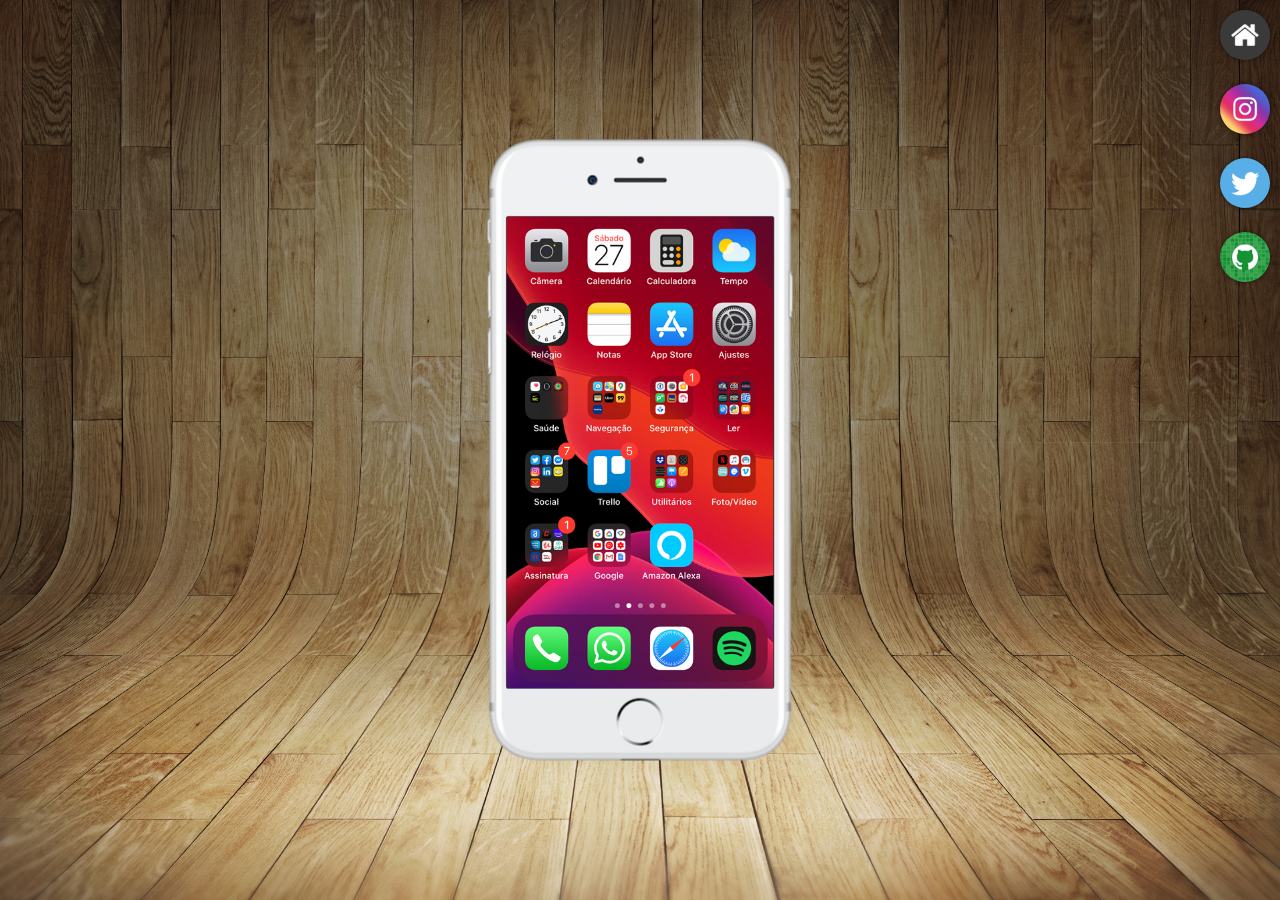
<file: index.html>
<!DOCTYPE html>
<html lang="pt-br">
<head>
    <meta charset="UTF-8">
    <meta http-equiv="X-UA-Compatible" content="IE=edge">
    <meta name="viewport" content="width=device-width, initial-scale=1.0">
    <title>Social</title>
    <link rel="shortcut icon" href="favicon.ico" type="image/x-icon">
    <link rel="stylesheet" href="estilos/style.css">
</head>
<body>
    <main>
        <section id="telefone">
            <iframe src="home.html" name="tela" id="tela">Seu navegador não é compatível com isso.</iframe>
        </section>

        <section id="redes-sociais">
            <a href="home.html" target="tela"><img src="imagens/logo-home.jpg" alt=""></a> <br>
            <a href="instagram.html" target="tela"><img src="imagens/logo-instagram.jpg" alt=""></a> <br>
            <a href="twitter.html" target="tela"><img src="imagens/logo-twitter.jpg" alt=""></a> <br>
            <a href="github.html" target="tela"><img src="imagens/logo-github.jpg" alt=""></a> <br>
        </section>
    </main>
</body>
</html>
</file>
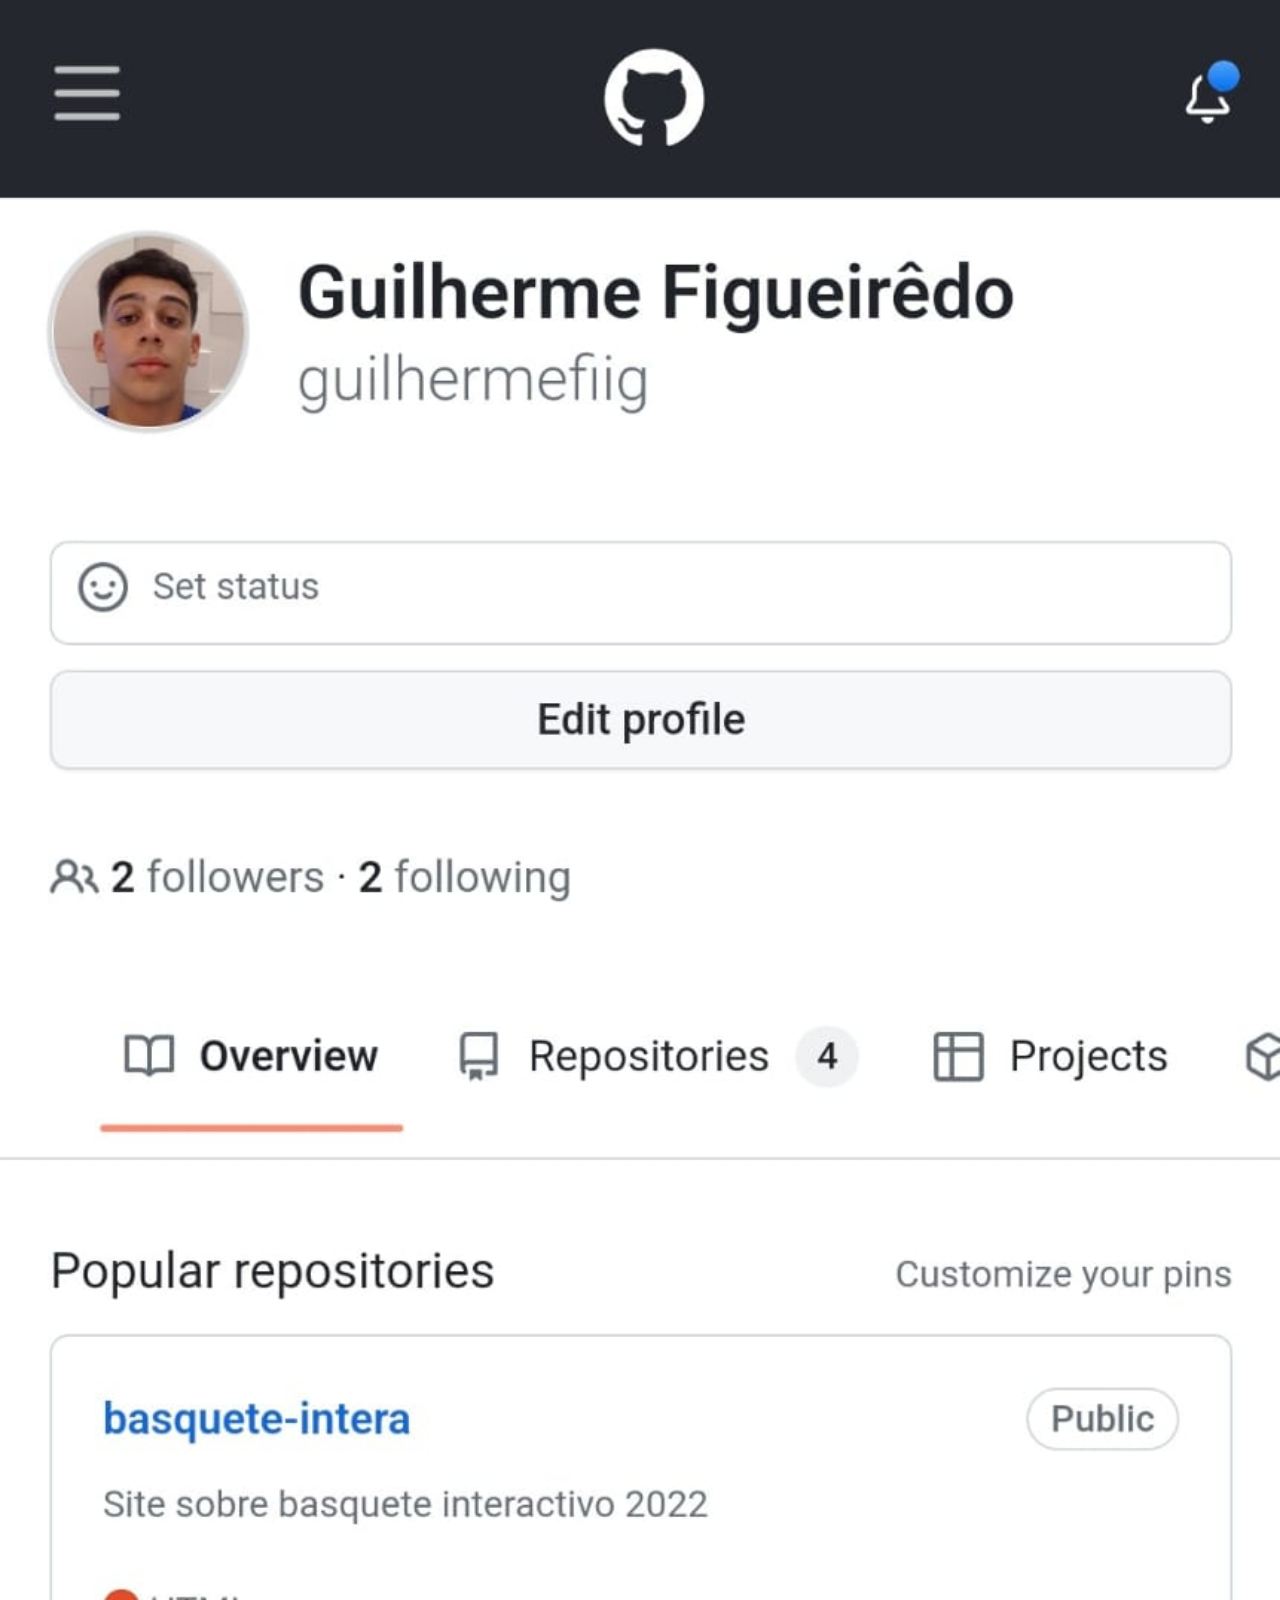
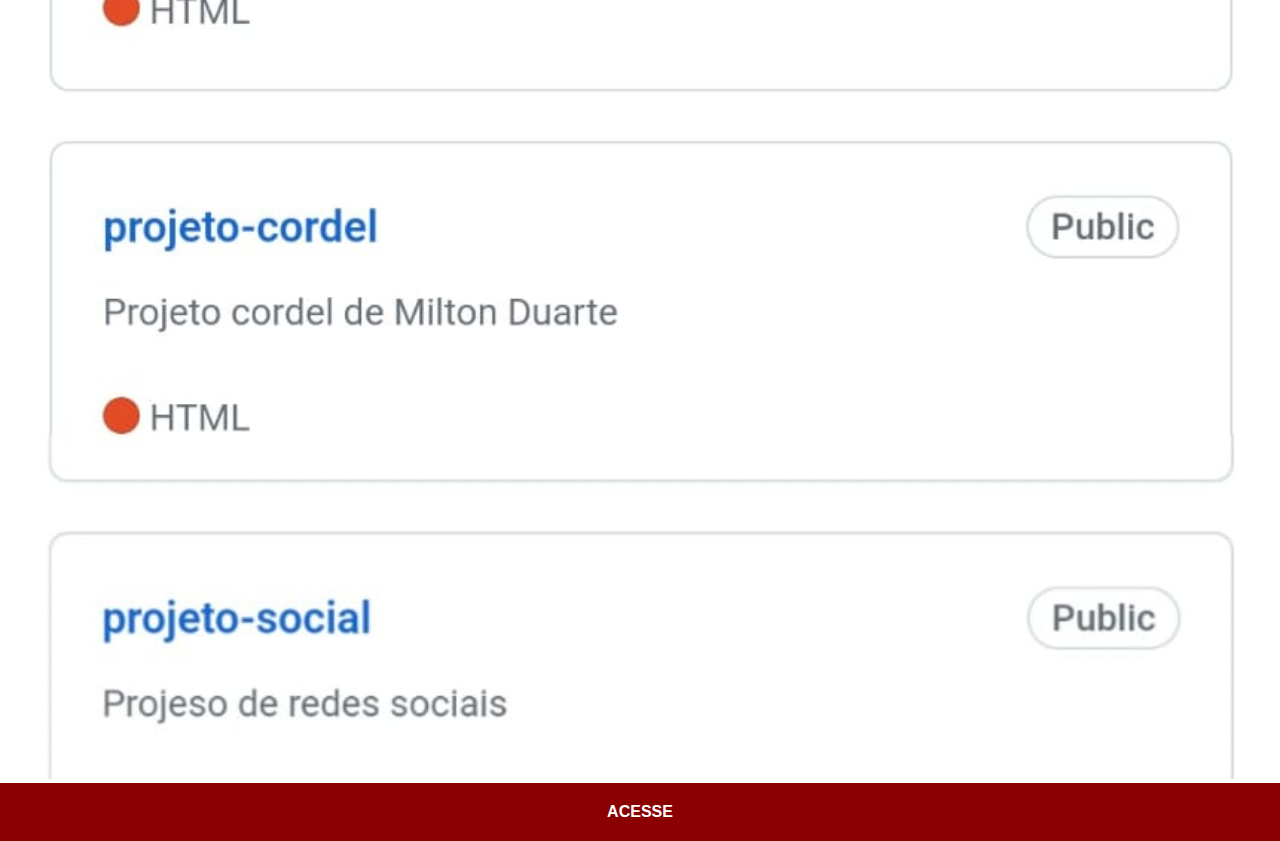
<file: github.html>
<!DOCTYPE html>
<html lang="pt0br">
<head>
    <meta charset="UTF-8">
    <meta http-equiv="X-UA-Compatible" content="IE=edge">
    <meta name="viewport" content="width=device-width, initial-scale=1.0">
    <title>Instagram</title>
    <style>
        *{
            margin: 0px;
            padding: 0px;
            font-family: Arial, Helvetica, sans-serif;
        }
        ::-webkit-scrollbar{
            width: 0px;
            height: 0px;
        }
        img{
            width: 100vw;
        }
        a{
            display: block;
            color: white;
            background-color: darkred;
            padding: 20px;
            text-align: center;
            font-weight: bolder;
            text-decoration: none;
        }
        a:hover{
            background-color: rgb(182, 26, 26);
        }
    </style>
</head>
<body>
    <img src="imagens/tela-gith.jpg" alt="Github">
    <a href="https://github.com/guilhermefiig" target="_blank">ACESSE</a>
</body>
</html>
</file>
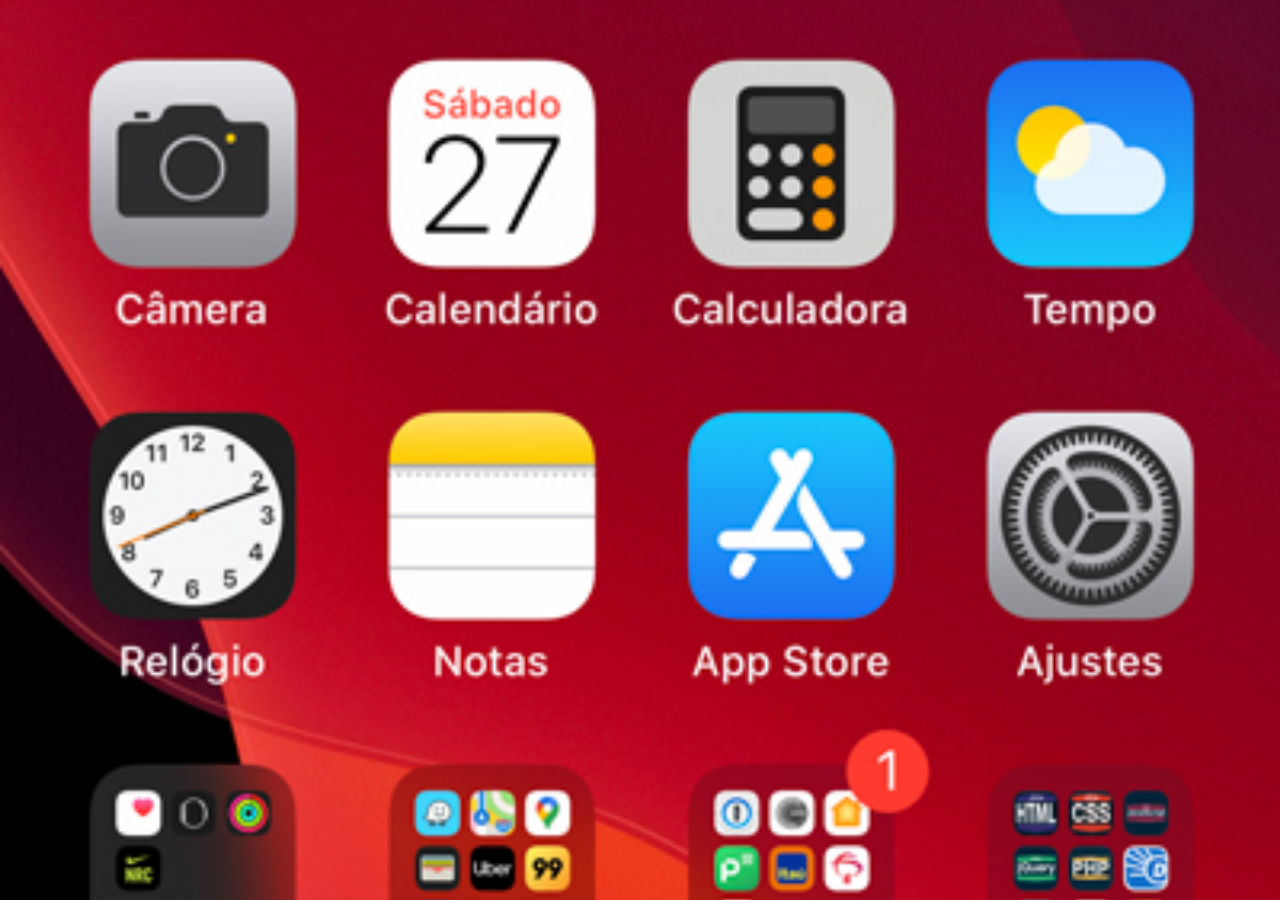
<file: home.html>
<!DOCTYPE html>
<html lang="pt-br">
<head>
    <meta charset="UTF-8">
    <meta http-equiv="X-UA-Compatible" content="IE=edge">
    <meta name="viewport" content="width=device-width, initial-scale=1.0">
    <title>Home</title>
    <style>
        *{
            margin: 0px;
            padding: 0px;
        }
        body{
            width: 100vw;
            height: 100vh;
            background: black url(imagens/tela-home.jpg) no-repeat top center;
            background-size: cover;
        }
    </style>
</head>
<body>
    
</body>
</html>
</file>
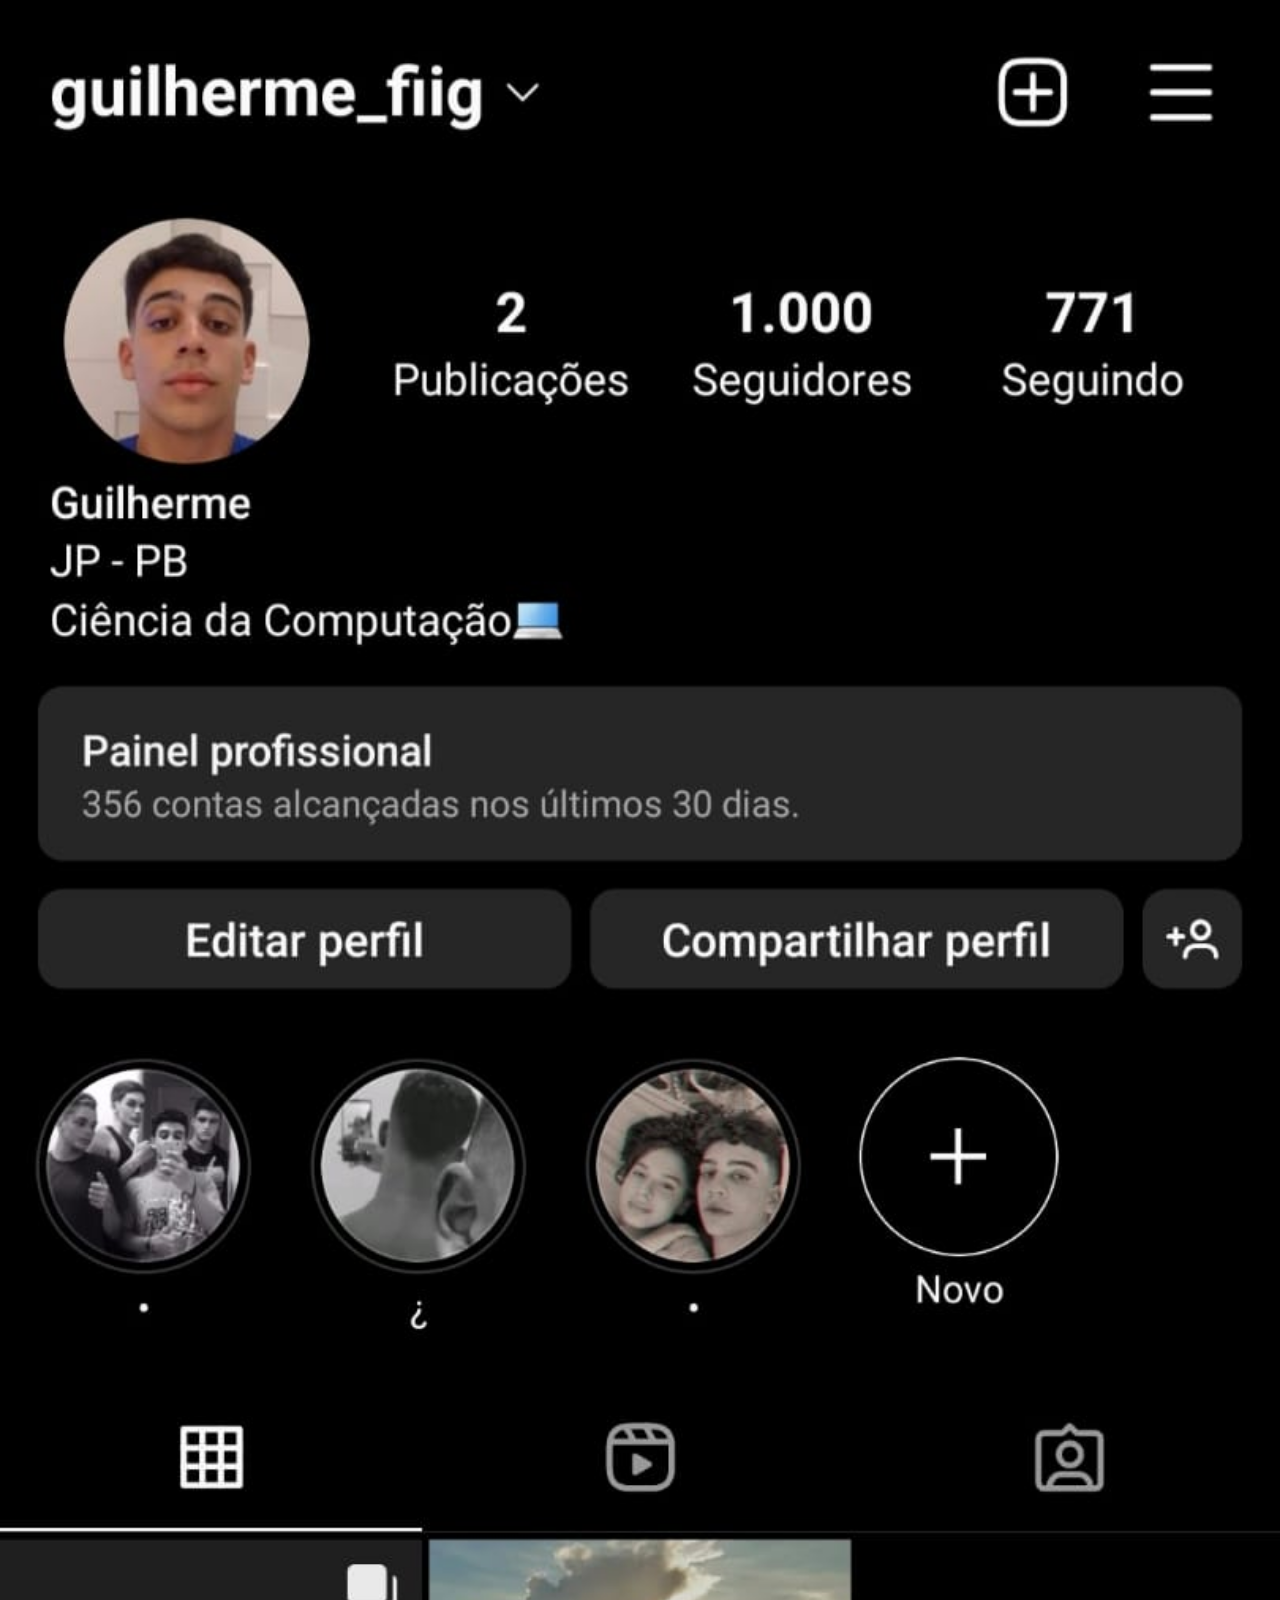
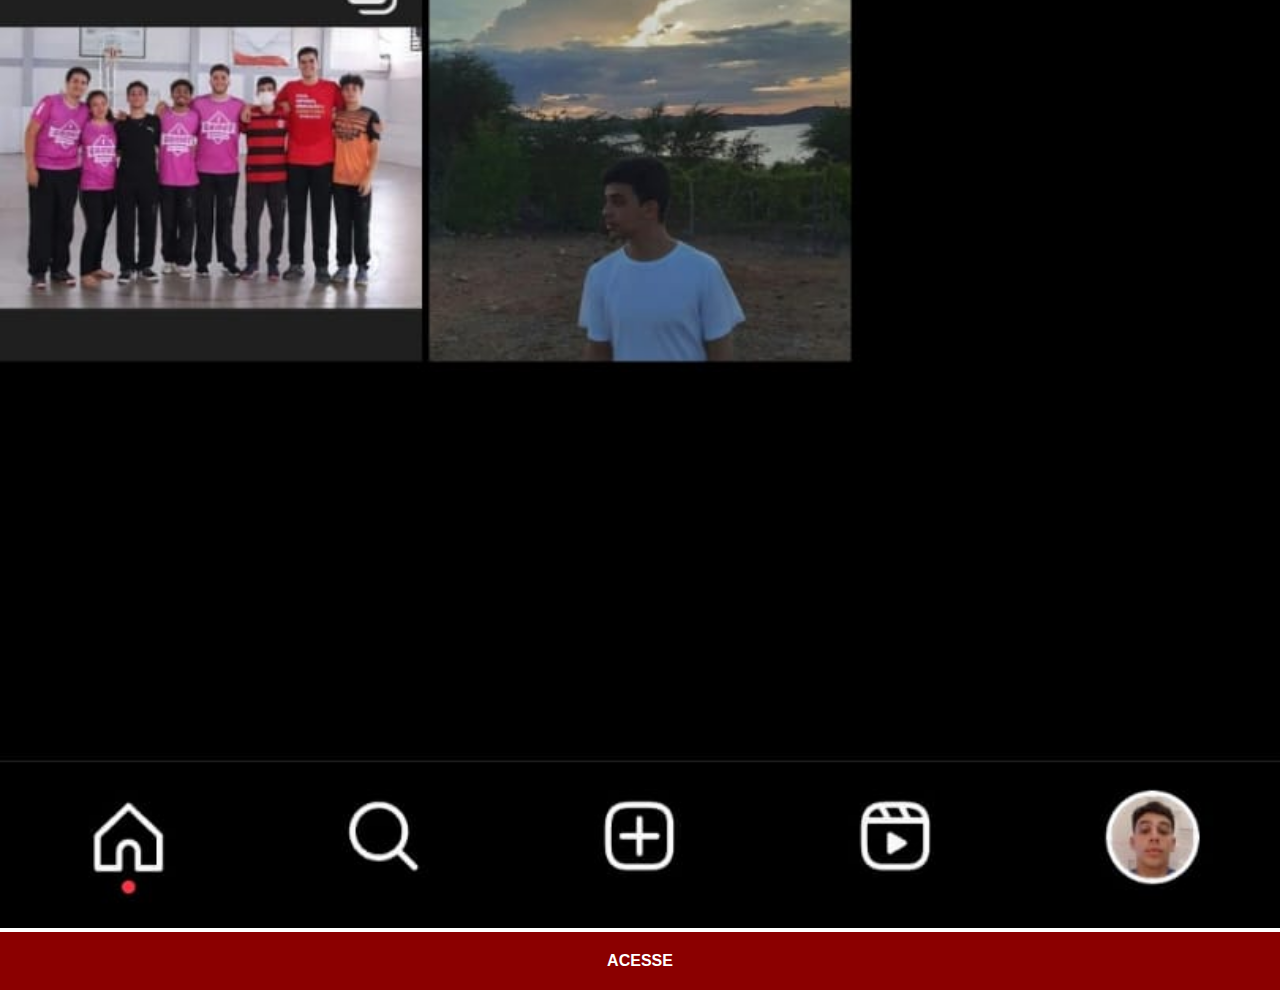
<file: instagram.html>
<!DOCTYPE html>
<html lang="pt0br">
<head>
    <meta charset="UTF-8">
    <meta http-equiv="X-UA-Compatible" content="IE=edge">
    <meta name="viewport" content="width=device-width, initial-scale=1.0">
    <title>Instagram</title>
    <style>
        *{
            margin: 0px;
            padding: 0px;
            font-family: Arial, Helvetica, sans-serif;
        }
        ::-webkit-scrollbar{
            width: 0px;
            height: 0px;
        }
        img{
            width: 100vw;
        }
        a{
            display: block;
            color: white;
            background-color: darkred;
            padding: 20px;
            text-align: center;
            font-weight: bolder;
            text-decoration: none;
        }
        a:hover{
            background-color: rgb(182, 26, 26);
        }
    </style>
</head>
<body>
    <img src="imagens/tela-insta.jpg" alt="Instagram">
    <a href="https://www.instagram.com/guilherme_fiig/" target="_blank">ACESSE</a>
</body>
</html>
</file>
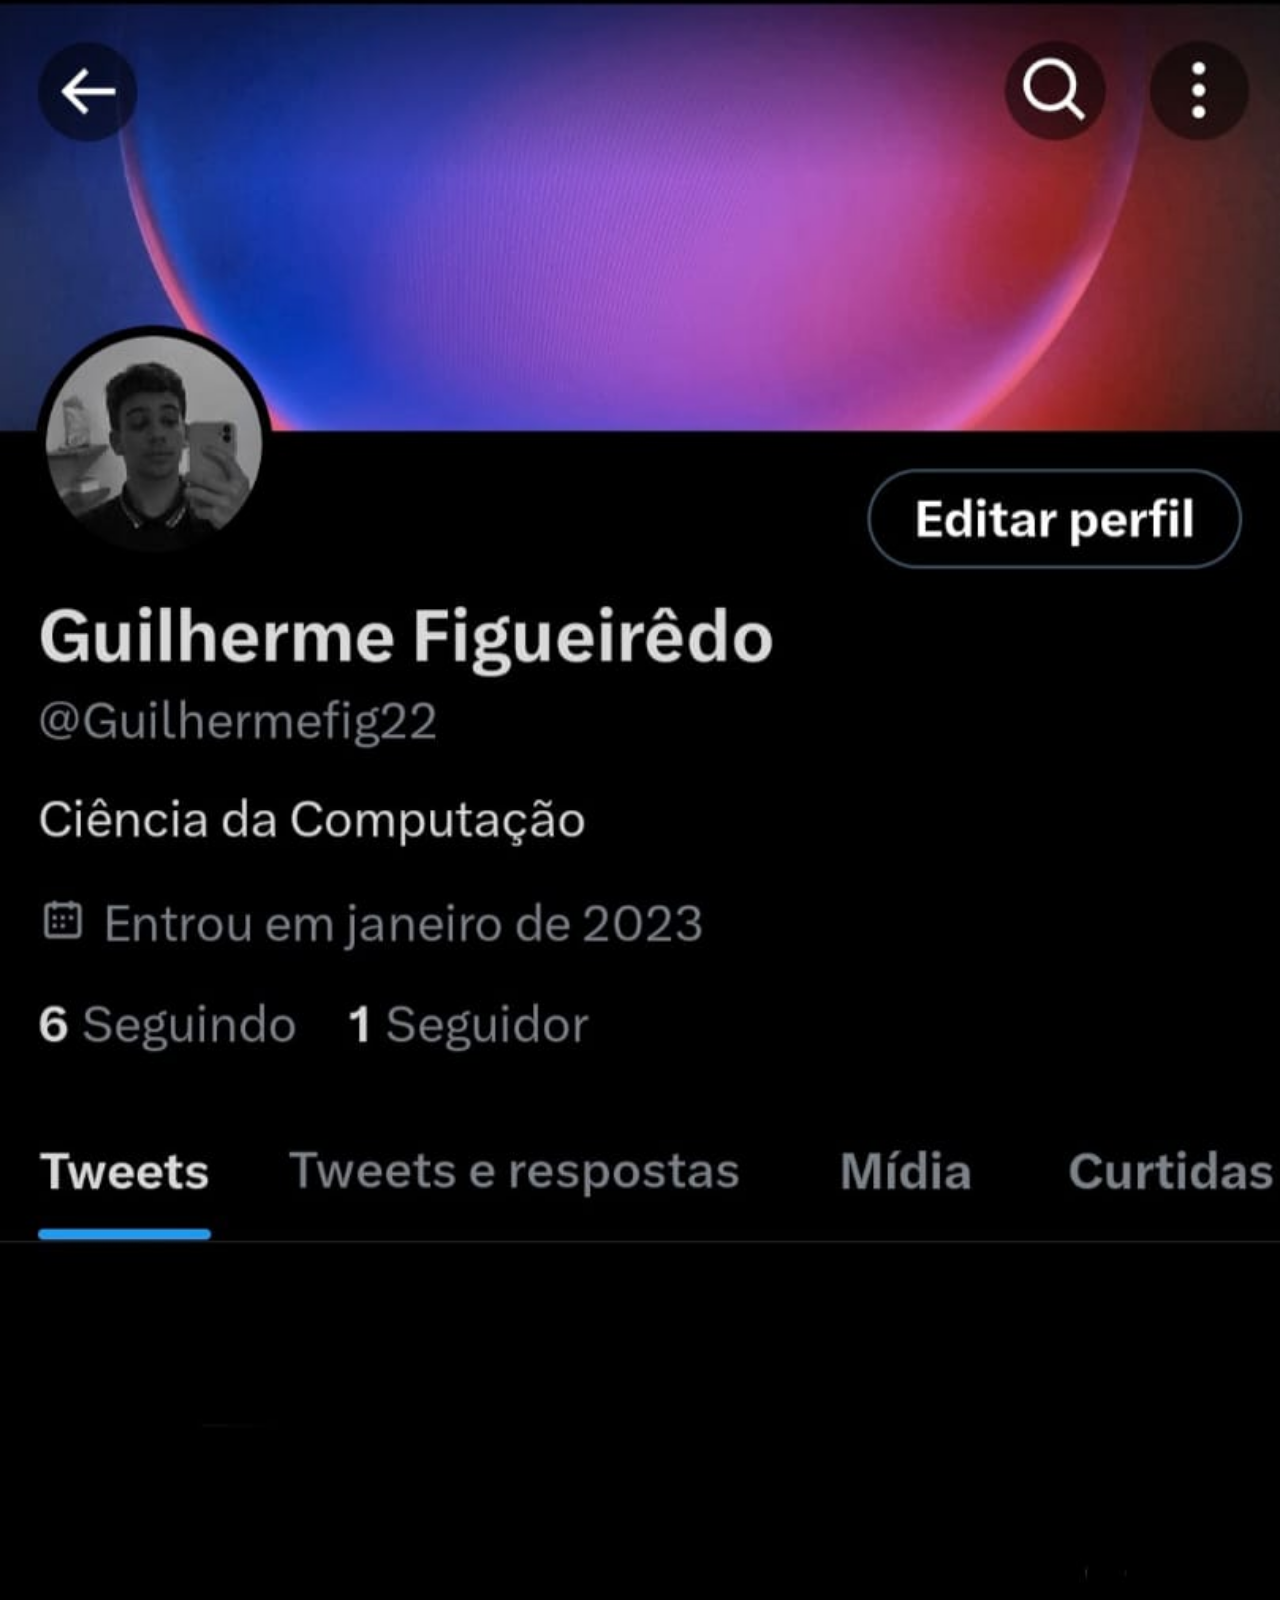
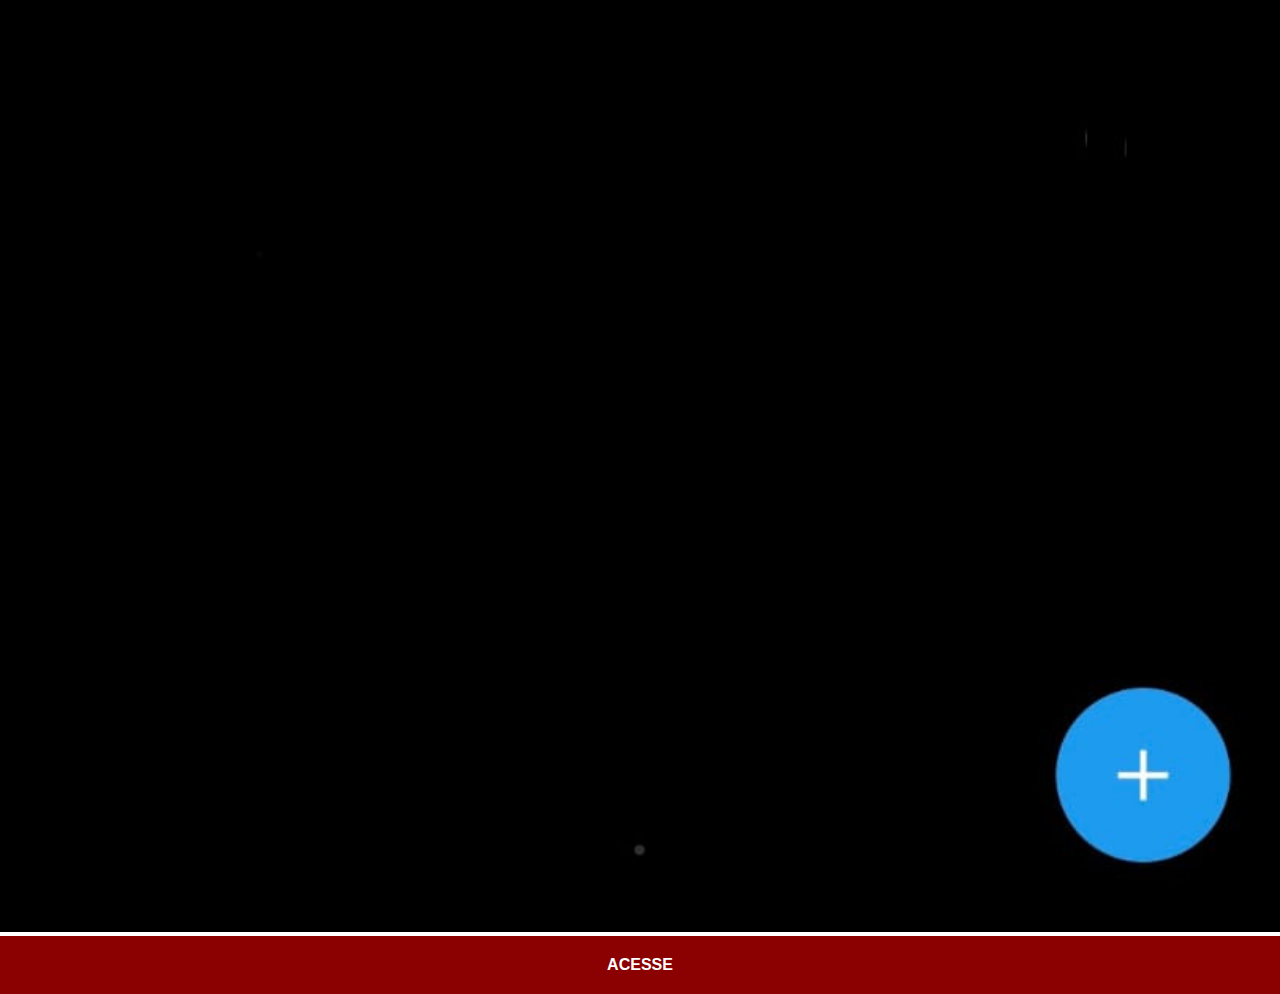
<file: twitter.html>
<!DOCTYPE html>
<html lang="pt0br">
<head>
    <meta charset="UTF-8">
    <meta http-equiv="X-UA-Compatible" content="IE=edge">
    <meta name="viewport" content="width=device-width, initial-scale=1.0">
    <title>Instagram</title>
    <style>
        *{
            margin: 0px;
            padding: 0px;
            font-family: Arial, Helvetica, sans-serif;
        }
        ::-webkit-scrollbar{
            width: 0px;
            height: 0px;
        }
        img{
            width: 100vw;
        }
        a{
            display: block;
            color: white;
            background-color: darkred;
            padding: 20px;
            text-align: center;
            font-weight: bolder;
            text-decoration: none;
        }
        a:hover{
            background-color: rgb(182, 26, 26);
        }
    </style>
</head>
<body>
    <img src="imagens/tela-tt.jpg" alt="Twitter">
    <a href="https://twitter.com/Guilhermefig22" target="_blank">ACESSE</a>
</body>
</html>
</file>
<file: estilos/style.css>
@charset "UTF-8";

*{
    margin: 0px;
    padding: 0px;
}

html, body{
    height: 100vh;
    width: 100vw;
    background-color: black;
}

body{
    background: url(../imagens/fundo-madeira.jpg) no-repeat top center;
    background-size: cover;
    background-attachment: fixed;
}

main{
    position: relative;
    height: 100vh;
}

#telefone{
    position: absolute;
    top: 50%;
    left: 50%;
    transform: translate(-50%, -50%);

    height: 627px;
    width: 311px;
    background: url(../imagens/frame-iphone.png) no-repeat;
}

#tela{
    position: relative;
    top: 80px;
    left: 22px;
    width: 267px;
    height: 472px;
    border: 0px;
}

#redes-sociais{
    text-align: right;
}

#redes-sociais img{
    width: 50px;
    margin: 10px;
    border-radius: 50%;
    box-shadow: 0px 0px 5px rgba(0, 0, 0, 0.56);
    box-sizing: border-box;

}

#redes-sociais img:hover{
    border: 2px solid rgba(255, 255, 255, 0.708);
    transform: translate(-3px, -3px);
    box-shadow: 5px 5px 10px rgba(0, 0, 0, 0.573);
    transition: transform 0.3s;
}
</file>
